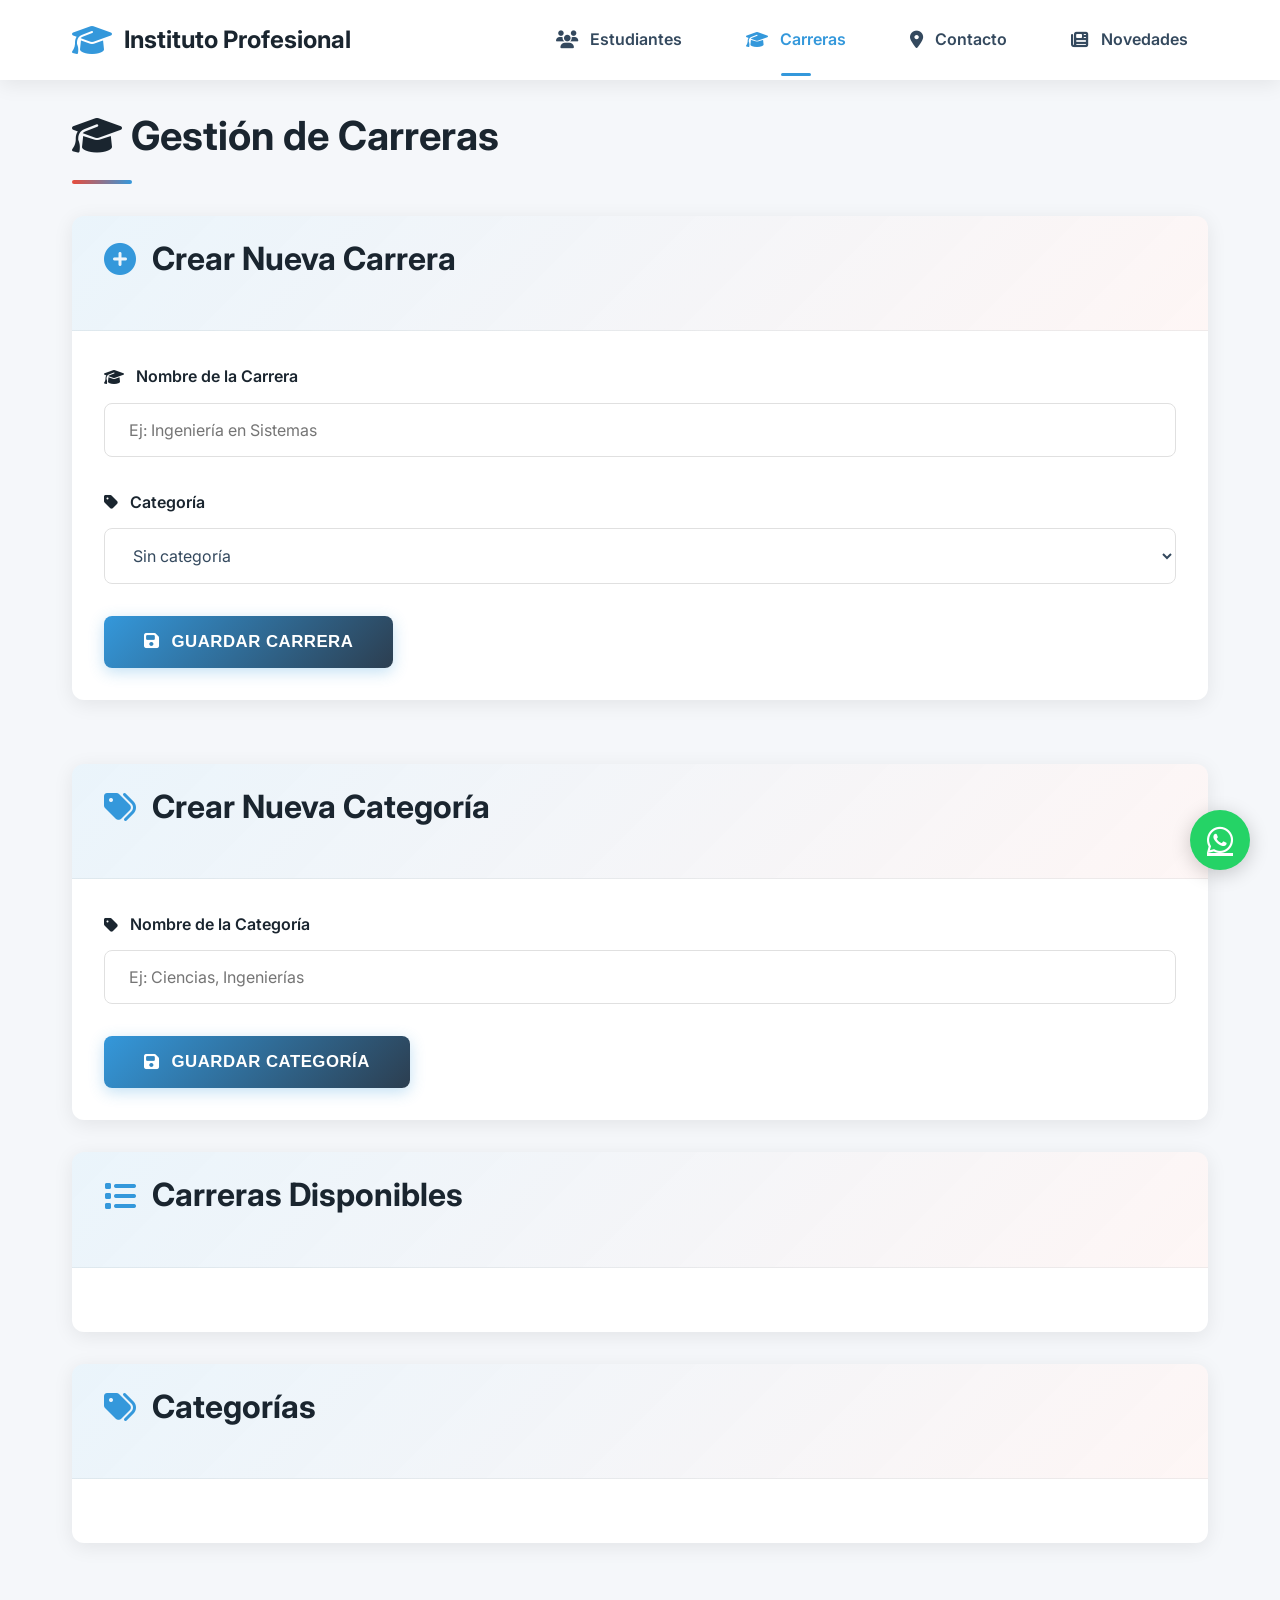
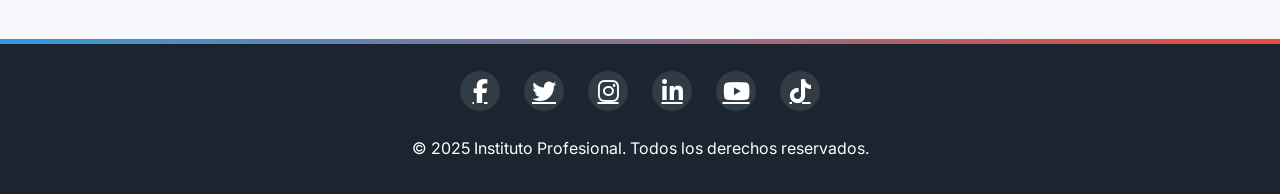
<file: carreras.html>
<!DOCTYPE html>
<html lang="es">
  <head>
    <meta charset="UTF-8" />
    <meta name="viewport" content="width=device-width, initial-scale=1.0" />
    <title>Carreras - Instituto Profesional</title>
    <link
      href="https://fonts.googleapis.com/css2?family=Inter:wght@300;400;500;600;700&display=swap"
      rel="stylesheet"
    />
    <link
      rel="stylesheet"
      href="https://cdnjs.cloudflare.com/ajax/libs/font-awesome/6.4.0/css/all.min.css"
    />
    <link
      rel="stylesheet"
      href="https://cdnjs.cloudflare.com/ajax/libs/font-awesome/6.4.0/css/all.min.css"
    />

    <link rel="stylesheet" href="styles.css" />
  </head>
  <body>
    <div id="app">
      <header class="header">
        <div class="container header-container">
          <a href="index.html" class="logo">
            <i class="fas fa-graduation-cap logo-icon"></i>
            <span>Instituto Profesional</span>
          </a>
          <nav class="nav">
            <ul class="nav-list">
              <li class="nav-item">
                <a href="index.html" class="nav-link">
                  <i class="fas fa-users"></i> Estudiantes
                </a>
              </li>
              <li class="nav-item">
                <a href="carreras.html" class="nav-link active">
                  <i class="fas fa-graduation-cap"></i> Carreras
                </a>
              </li>
              <li class="nav-item">
                <a href="contacto.html" class="nav-link">
                  <i class="fas fa-map-marker-alt"></i> Contacto
                </a>
              </li>
              <li class="nav-item">
                <a href="novedades.html" class="nav-link">
                  <i class="fas fa-newspaper"></i> Novedades
                </a>
              </li>
            </ul>
          </nav>
        </div>
      </header>

      <main class="main">
        <section class="container">
          <h1><i class="fas fa-graduation-cap"></i> Gestión de Carreras</h1>

          <div class="grid grid-cols-1 lg:grid-cols-2 gap-8">
            <!-- Formulario para crear nueva carrera -->
            <div class="card">
              <div class="card-header">
                <h2><i class="fas fa-plus-circle"></i> Crear Nueva Carrera</h2>
              </div>
              <div class="card-body">
                <form id="createCareerForm">
                  <div class="form-group">
                    <label for="newCareerName" class="form-label">
                      <i class="fas fa-graduation-cap"></i> Nombre de la Carrera
                    </label>
                    <input
                      type="text"
                      id="newCareerName"
                      class="form-control"
                      placeholder="Ej: Ingeniería en Sistemas"
                      required
                    />
                  </div>
                  <div class="form-group">
                    <label for="newCareerCategory" class="form-label">
                      <i class="fas fa-tag"></i> Categoría
                    </label>
                    <select id="newCareerCategory" class="form-control">
                      <option value="">Sin categoría</option>
                    </select>
                  </div>
                  <button type="submit" class="btn btn-primary">
                    <i class="fas fa-save"></i> Guardar Carrera
                  </button>
                </form>
                <div id="createCareerResult"></div>
              </div>
            </div>

            <!-- Formulario para crear nueva categoría -->
            <div class="card">
              <div class="card-header">
                <h2><i class="fas fa-tags"></i> Crear Nueva Categoría</h2>
              </div>
              <div class="card-body">
                <form id="createCategoryForm">
                  <div class="form-group">
                    <label for="newCategoryName" class="form-label">
                      <i class="fas fa-tag"></i> Nombre de la Categoría
                    </label>
                    <input
                      type="text"
                      id="newCategoryName"
                      class="form-control"
                      placeholder="Ej: Ciencias, Ingenierías"
                      required
                    />
                  </div>
                  <button type="submit" class="btn btn-primary">
                    <i class="fas fa-save"></i> Guardar Categoría
                  </button>
                </form>
                <div id="createCategoryResult"></div>
              </div>
            </div>
          </div>

          <!-- Listado de Carreras -->
          <div class="card mt-8">
            <div class="card-header">
              <h2><i class="fas fa-list"></i> Carreras Disponibles</h2>
            </div>
            <div class="card-body">
              <div
                id="careersGrid"
                class="grid grid-cols-1 md:grid-cols-2 lg:grid-cols-3 gap-6"
              ></div>
            </div>
          </div>

          <!-- Listado de Categorías -->
          <div class="card mt-8">
            <div class="card-header">
              <h2><i class="fas fa-tags"></i> Categorías</h2>
            </div>
            <div class="card-body">
              <div
                id="categoriesGrid"
                class="grid grid-cols-1 md:grid-cols-2 lg:grid-cols-3 gap-6"
              ></div>
            </div>
          </div>
        </section>
      </main>

      <!-- Modal para asignar carreras -->
      <div id="assignCareerModal" class="modal">
        <div class="modal-content">
          <div class="modal-header">
            <h3><i class="fas fa-graduation-cap"></i> Asignar Carrera</h3>
            <button id="closeAssignCareerModal" class="close">&times;</button>
          </div>
          <div class="modal-body">
            <input type="hidden" id="assignStudentId" />
            <p>Estudiante: <strong id="assignStudentName"></strong></p>
            <div class="form-group">
              <label for="assignCareerSelect" class="form-label">
                <i class="fas fa-graduation-cap"></i> Seleccione carrera:
              </label>
              <select id="assignCareerSelect" class="form-control"></select>
            </div>
            <div id="assignCareerMessage"></div>
          </div>
          <div class="modal-footer">
            <button id="assignCareerBtn" class="btn btn-assign">
              <i class="fas fa-check-circle"></i> Confirmar Asignación
            </button>
          </div>
        </div>
      </div>

      <footer class="footer">
        <div class="container">
          <div class="footer-content">
            <div class="social-links">
              <a href="#" class="social-link" title="Facebook"
                ><i class="fab fa-facebook-f"></i
              ></a>
              <a href="#" class="social-link" title="Twitter"
                ><i class="fab fa-twitter"></i
              ></a>
              <a href="#" class="social-link" title="Instagram"
                ><i class="fab fa-instagram"></i
              ></a>
              <a href="#" class="social-link" title="LinkedIn"
                ><i class="fab fa-linkedin-in"></i
              ></a>
              <a href="#" class="social-link" title="YouTube"
                ><i class="fab fa-youtube"></i
              ></a>
              <a href="#" class="social-link" title="TikTok"
                ><i class="fab fa-tiktok"></i
              ></a>
            </div>
            <p>© 2025 Instituto Profesional. Todos los derechos reservados.</p>
          </div>
        </div>
      </footer>
    </div>

    <script src="app.js"></script>
  </body>
</html>
</file>
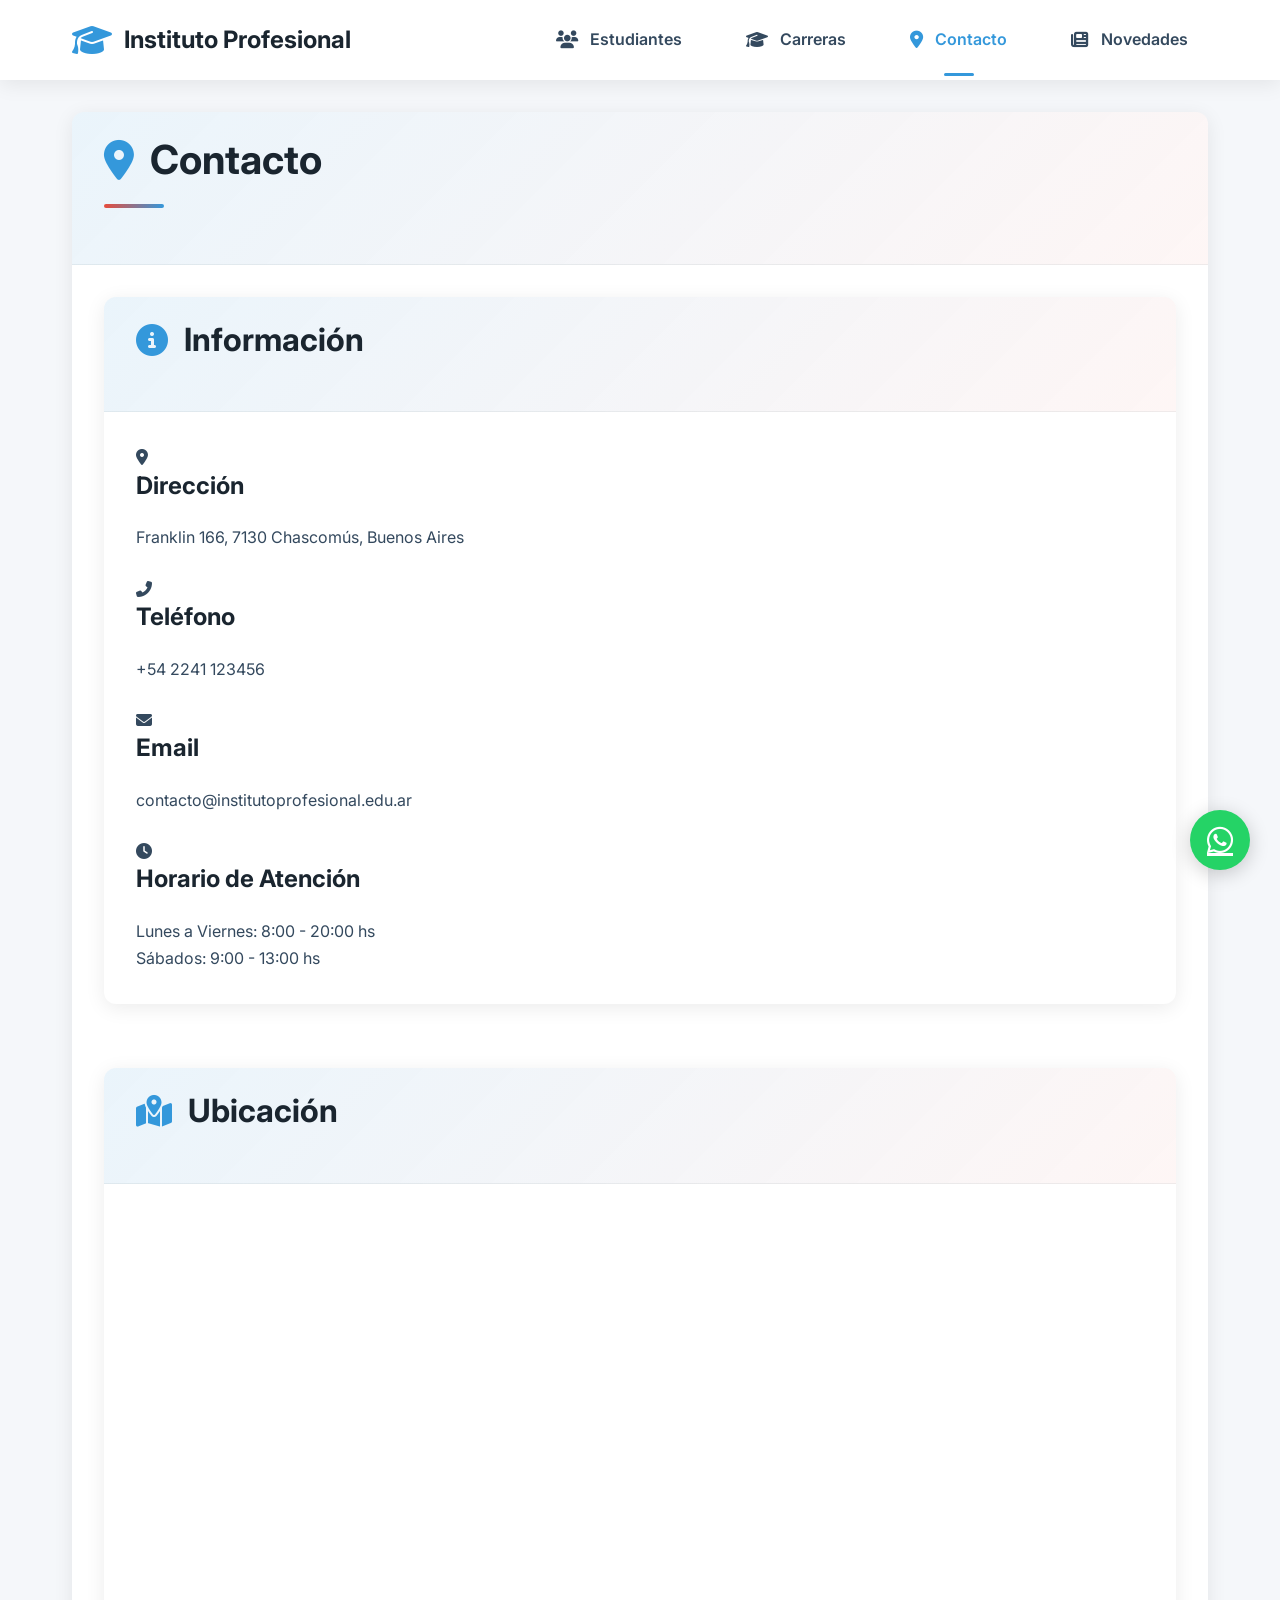
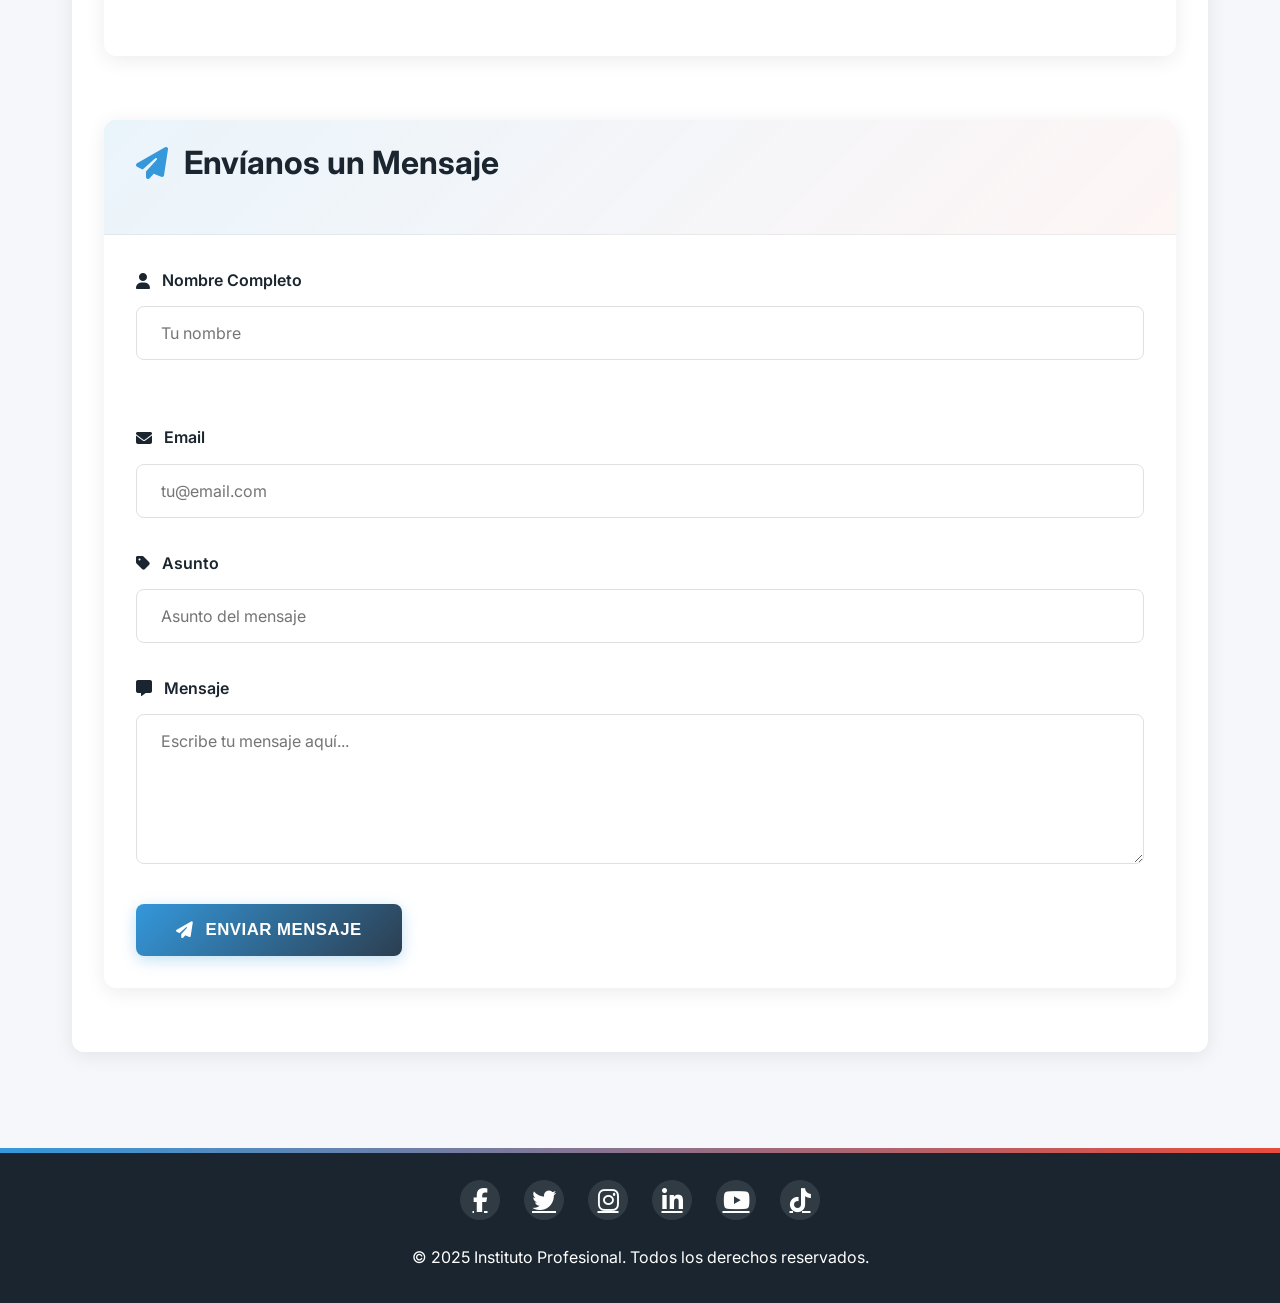
<file: contacto.html>
<!DOCTYPE html>
<html lang="es">
  <head>
    <meta charset="UTF-8" />
    <meta name="viewport" content="width=device-width, initial-scale=1.0" />
    <title>Contacto - Instituto Profesional</title>
    <link
      href="https://fonts.googleapis.com/css2?family=Inter:wght@300;400;500;600;700&display=swap"
      rel="stylesheet"
    />
    <link
      rel="stylesheet"
      href="https://cdnjs.cloudflare.com/ajax/libs/font-awesome/6.4.0/css/all.min.css"
    />
    <link rel="stylesheet" href="styles.css" />
  </head>
  <body>
    <div id="app">
      <header class="header">
        <div class="container header-container">
          <a href="index.html" class="logo">
            <i class="fas fa-graduation-cap logo-icon"></i>
            <span>Instituto Profesional</span>
          </a>
          <nav class="nav">
            <ul class="nav-list">
              <li class="nav-item">
                <a href="index.html" class="nav-link">
                  <i class="fas fa-users"></i> Estudiantes
                </a>
              </li>
              <li class="nav-item">
                <a href="carreras.html" class="nav-link">
                  <i class="fas fa-graduation-cap"></i> Carreras
                </a>
              </li>
              <li class="nav-item">
                <a href="contacto.html" class="nav-link active">
                  <i class="fas fa-map-marker-alt"></i> Contacto
                </a>
              </li>
              <li class="nav-item">
                <a href="novedades.html" class="nav-link">
                  <i class="fas fa-newspaper"></i> Novedades
                </a>
              </li>
            </ul>
          </nav>
            </ul>
          </nav>
        </div>
      </header>

      <main class="main">
        <section class="container">
          <div class="card animate-fade-in">
            <div class="card-header">
              <h1><i class="fas fa-map-marker-alt"></i> Contacto</h1>
            </div>
            <div class="card-body">
              <div class="grid grid-cols-1 lg:grid-cols-2 gap-8">
                <!-- Información de Contacto -->
                <div class="card">
                  <div class="card-header">
                    <h2><i class="fas fa-info-circle"></i> Información</h2>
                  </div>
                  <div class="card-body">
                    <div class="space-y-6">
                      <div class="contact-info-item">
                        <i class="fas fa-map-marker-alt"></i>
                        <div class="contact-info-content">
                          <h3>Dirección</h3>
                          <p>Franklin 166, 7130 Chascomús, Buenos Aires</p>
                        </div>
                      </div>

                      <div class="contact-info-item">
                        <i class="fas fa-phone-alt"></i>
                        <div class="contact-info-content">
                          <h3>Teléfono</h3>
                          <p>+54 2241 123456</p>
                        </div>
                      </div>

                      <div class="contact-info-item">
                        <i class="fas fa-envelope"></i>
                        <div class="contact-info-content">
                          <h3>Email</h3>
                          <p>contacto@institutoprofesional.edu.ar</p>
                        </div>
                      </div>

                      <div class="contact-info-item">
                        <i class="fas fa-clock"></i>
                        <div class="contact-info-content">
                          <h3>Horario de Atención</h3>
                          <p>Lunes a Viernes: 8:00 - 20:00 hs</p>
                          <p>Sábados: 9:00 - 13:00 hs</p>
                        </div>
                      </div>
                    </div>
                  </div>
                </div>

                <!-- Mapa -->
                <div class="card">
                  <div class="card-header">
                    <h2><i class="fas fa-map-marked-alt"></i> Ubicación</h2>
                  </div>
                  <div class="card-body p-0">
                    <iframe
                      src="https://www.google.com/maps/embed?pb=!1m18!1m12!1m3!1d3276.041892423858!2d-58.00890392436404!3d-34.81396917266945!2m3!1f0!2f0!3f0!3m2!1i1024!2i768!4f13.1!3m3!1m2!1s0x95a2e62b9b14e3c1%3A0xe5a4c7b8b1a3b0a5!2sFranklin%20166%2C%20Chascom%C3%BAs%2C%20Provincia%20de%20Buenos%20Aires!5e0!3m2!1ses!2sar!4v1620000000000!5m2!1ses!2sar"
                      width="100%"
                      height="400"
                      style="border: 0"
                      allowfullscreen=""
                      loading="lazy"
                      referrerpolicy="no-referrer-when-downgrade"
                      class="rounded-b-lg"
                    ></iframe>
                  </div>
                </div>

                <!-- Formulario de Contacto -->
                <div class="card lg:col-span-2">
                  <div class="card-header">
                    <h2>
                      <i class="fas fa-paper-plane"></i> Envíanos un Mensaje
                    </h2>
                  </div>
                  <div class="card-body">
                    <form id="contactForm" onsubmit="submitContactForm(event)">
                      <div class="grid grid-cols-1 md:grid-cols-2 gap-6">
                        <div class="form-group">
                          <label for="contactName" class="form-label">
                            <i class="fas fa-user"></i> Nombre Completo
                          </label>
                          <input
                            type="text"
                            id="contactName"
                            class="form-control"
                            placeholder="Tu nombre"
                            required
                          />
                        </div>
                        <div class="form-group">
                          <label for="contactEmail" class="form-label">
                            <i class="fas fa-envelope"></i> Email
                          </label>
                          <input
                            type="email"
                            id="contactEmail"
                            class="form-control"
                            placeholder="tu@email.com"
                            required
                          />
                        </div>
                      </div>
                      <div class="form-group">
                        <label for="contactSubject" class="form-label">
                          <i class="fas fa-tag"></i> Asunto
                        </label>
                        <input
                          type="text"
                          id="contactSubject"
                          class="form-control"
                          placeholder="Asunto del mensaje"
                          required
                        />
                      </div>
                      <div class="form-group">
                        <label for="contactMessage" class="form-label">
                          <i class="fas fa-comment-alt"></i> Mensaje
                        </label>
                        <textarea
                          id="contactMessage"
                          class="form-control"
                          rows="5"
                          placeholder="Escribe tu mensaje aquí..."
                          required
                        ></textarea>
                      </div>
                      <button type="submit" class="btn btn-primary">
                        <i class="fas fa-paper-plane btn-icon"></i> Enviar
                        Mensaje
                      </button>
                    </form>
                    <div id="contactResult" class="mt-4"></div>
                  </div>
                </div>
              </div>
            </div>
          </div>
        </section>
      </main>
<footer class="footer">
  <div class="container">
    <div class="footer-content">
      <div class="social-links">
        <a href="#" class="social-link" title="Facebook"><i class="fab fa-facebook-f"></i></a>
        <a href="#" class="social-link" title="Twitter"><i class="fab fa-twitter"></i></a>
        <a href="#" class="social-link" title="Instagram"><i class="fab fa-instagram"></i></a>
        <a href="#" class="social-link" title="LinkedIn"><i class="fab fa-linkedin-in"></i></a>
        <a href="#" class="social-link" title="YouTube"><i class="fab fa-youtube"></i></a>
        <a href="#" class="social-link" title="TikTok"><i class="fab fa-tiktok"></i></a>
      </div>
      <p>© 2025 Instituto Profesional. Todos los derechos reservados.</p>
    </div>
  </div>
</footer>
    </div>
    <script src="app.js"></script>
  </body>
</html>
</file>
<file: styles.css>
/* styles.css */
:root {
  /* Paleta de colores */
  --primary-color: #2c3e50;
  --secondary-color: #3498db;
  --accent-color: #e74c3c;
  --special-color: #9b59b6;
  --dark-color: #1a252f;
  --light-color: #f8f9fa;
  --success-color: #27ae60;
  --danger-color: #e74c3c;
  --warning-color: #f39c12;
  --info-color: #2980b9;
  --text-color: #34495e;
  --text-light: #7f8c8d;

  /* Variables de diseño */
  --border-radius: 8px;
  --border-radius-lg: 12px;
  --box-shadow: 0 4px 20px rgba(0, 0, 0, 0.08);
  --box-shadow-hover: 0 8px 30px rgba(0, 0, 0, 0.12);
  --transition: all 0.3s cubic-bezier(0.25, 0.8, 0.25, 1);
  --section-padding: 3rem;
  --card-padding: 2rem;
  --header-height: 80px;
}

/* Reset y estilos base */
* {
  box-sizing: border-box;
  margin: 0;
  padding: 0;
}

body {
  font-family: "Inter", -apple-system, BlinkMacSystemFont, "Segoe UI", Roboto,
    Oxygen, Ubuntu, Cantarell, sans-serif;
  line-height: 1.7;
  color: var(--text-color);
  background-color: #f5f7fa;
  min-height: 100vh;
}

/* Tipografía */
h1,
h2,
h3,
h4 {
  color: var(--dark-color);
  font-weight: 700;
  margin-top: 0;
  line-height: 1.2;
}

h1 {
  font-size: 2.5rem;
  margin-bottom: 2rem;
  position: relative;
  padding-bottom: 1.5rem;
}

h1::after {
  content: "";
  position: absolute;
  bottom: 0;
  left: 0;
  width: 60px;
  height: 4px;
  background: linear-gradient(
    90deg,
    var(--accent-color),
    var(--secondary-color)
  );
  border-radius: 2px;
}

h2 {
  font-size: 2rem;
  margin-bottom: 1.75rem;
}
h3 {
  font-size: 1.5rem;
  margin-bottom: 1.5rem;
}

/* Header */
.header {
  background: white;
  box-shadow: var(--box-shadow);
  position: fixed;
  top: 0;
  left: 0;
  right: 0;
  z-index: 1000;
  height: var(--header-height);
  display: flex;
  align-items: center;
}

.header-container {
  display: flex;
  justify-content: space-between;
  align-items: center;
  width: 100%;
  max-width: 1200px;
  margin: 0 auto;
  padding: 0 2rem;
}

.logo {
  display: flex;
  align-items: center;
  text-decoration: none;
  font-size: 1.5rem;
  font-weight: 700;
  color: var(--dark-color);
  transition: var(--transition);
}

.logo:hover {
  transform: translateY(-2px);
}
.logo-icon {
  font-size: 2rem;
  color: var(--secondary-color);
  margin-right: 0.75rem;
}

/* Navegación */
.nav-list {
  display: flex;
  gap: 1.5rem;
  list-style: none;
}

.nav-link {
  display: flex;
  align-items: center;
  gap: 0.75rem;
  text-decoration: none;
  color: var(--text-color);
  font-weight: 600;
  padding: 0.75rem 1.25rem;
  border-radius: var(--border-radius);
  transition: var(--transition);
  position: relative;
}

.nav-link i {
  font-size: 1.1rem;
}
.nav-link:hover {
  color: var(--secondary-color);
  background: rgba(52, 152, 219, 0.1);
}
.nav-link.active {
  color: var(--secondary-color);
}

.nav-link.active::after {
  content: "";
  position: absolute;
  bottom: -10px;
  left: 50%;
  transform: translateX(-50%);
  width: 30px;
  height: 3px;
  background-color: var(--secondary-color);
  border-radius: 2px;
}

.nav-link.nosotros {
  color: var(--special-color);
}
.nav-link.nosotros i {
  color: var(--special-color);
}
.nav-link.nosotros:hover {
  color: var(--special-color);
  background: rgba(155, 89, 182, 0.1);
}
.nav-link.nosotros.active {
  color: var(--special-color);
}
.nav-link.nosotros.active::after {
  background-color: var(--special-color);
}

/* Contenido principal */
.main {
  padding-top: calc(var(--header-height) + 2rem);
  padding-bottom: 4rem;
}
.container {
  width: 100%;
  max-width: 1200px;
  margin: 0 auto;
  padding: 0 2rem;
}

/* Tarjetas */
.card {
  background: white;
  border-radius: var(--border-radius-lg);
  box-shadow: var(--box-shadow);
  transition: var(--transition);
  overflow: hidden;
  margin-bottom: 2rem;
}

.card:hover {
  transform: translateY(-5px);
  box-shadow: var(--box-shadow-hover);
}
.card-header {
  padding: 1.5rem 2rem;
  border-bottom: 1px solid rgba(0, 0, 0, 0.05);
  background: linear-gradient(
    135deg,
    rgba(52, 152, 219, 0.1),
    rgba(231, 76, 60, 0.05)
  );
}

.card-header h1,
.card-header h2 {
  display: flex;
  align-items: center;
  gap: 1rem;
}
.card-header i {
  color: var(--secondary-color);
}
.card-body {
  padding: 2rem;
}

/* Grid */
.grid {
  display: grid;
  gap: 2rem;
}
.grid-cols-1 {
  grid-template-columns: 1fr;
}
.grid-cols-2 {
  grid-template-columns: repeat(2, 1fr);
}
.grid-cols-3 {
  grid-template-columns: repeat(3, 1fr);
}

/* Formularios */
.form-group {
  margin-bottom: 2rem;
}
.form-label {
  display: block;
  margin-bottom: 0.75rem;
  font-weight: 600;
  color: var(--dark-color);
  display: flex;
  align-items: center;
  gap: 0.75rem;
}

.form-control {
  width: 100%;
  padding: 1rem 1.5rem;
  border: 1px solid #e0e0e0;
  border-radius: var(--border-radius);
  transition: var(--transition);
  font-size: 1rem;
  background-color: #fff;
  color: var(--text-color);
  font-family: inherit;
}

.form-control:focus {
  outline: none;
  border-color: var(--secondary-color);
  box-shadow: 0 0 0 3px rgba(52, 152, 219, 0.2);
}

textarea.form-control {
  min-height: 150px;
  resize: vertical;
}

/* Botones */
.btn {
  padding: 1rem 2.5rem;
  border: none;
  border-radius: var(--border-radius);
  cursor: pointer;
  font-size: 1.05rem;
  font-weight: 600;
  transition: var(--transition);
  display: inline-flex;
  align-items: center;
  justify-content: center;
  gap: 0.75rem;
  min-width: 200px;
  text-transform: uppercase;
  letter-spacing: 0.5px;
}

.btn-primary {
  background: linear-gradient(
    135deg,
    var(--secondary-color),
    var(--primary-color)
  );
  color: white;
  box-shadow: 0 4px 15px rgba(52, 152, 219, 0.3);
}

.btn-primary:hover {
  transform: translateY(-3px);
  box-shadow: 0 6px 20px rgba(52, 152, 219, 0.4);
}

.btn-danger {
  background: linear-gradient(135deg, var(--danger-color), #c0392b);
  color: white;
  box-shadow: 0 4px 15px rgba(231, 76, 60, 0.3);
}

.btn-danger:hover {
  transform: translateY(-3px);
  box-shadow: 0 6px 20px rgba(231, 76, 60, 0.4);
}

/* Tarjetas de carrera */
.career-card {
  background: white;
  border-radius: var(--border-radius);
  padding: 2rem;
  box-shadow: var(--box-shadow);
  transition: var(--transition);
  cursor: pointer;
  position: relative;
  overflow: hidden;
  border: 1px solid rgba(0, 0, 0, 0.05);
  height: 100%;
  display: flex;
  flex-direction: column;
}

.career-card::before {
  content: "";
  position: absolute;
  top: 0;
  left: 0;
  width: 100%;
  height: 5px;
  background: linear-gradient(
    90deg,
    var(--secondary-color),
    var(--accent-color)
  );
}

.career-card:hover {
  transform: translateY(-8px);
  box-shadow: 0 15px 30px rgba(0, 0, 0, 0.1);
}
.career-icon {
  font-size: 2.5rem;
  color: var(--secondary-color);
  margin-bottom: 1.5rem;
  transition: var(--transition);
}
.career-card h3 {
  font-size: 1.5rem;
  margin: 0.5rem 0 1rem;
  color: var(--dark-color);
}
.career-card p {
  color: var(--text-light);
  margin-bottom: 1.5rem;
  flex-grow: 1;
}
.career-details {
  display: flex;
  flex-direction: column;
  gap: 0.75rem;
  font-size: 0.95rem;
  color: var(--text-light);
  margin-top: auto;
}

/* Badges */
.badge {
  display: inline-block;
  padding: 0.35rem 0.75rem;
  border-radius: 50px;
  font-size: 0.75rem;
  font-weight: 700;
  text-transform: uppercase;
  letter-spacing: 0.5px;
  margin-bottom: 1rem;
}

.badge-primary {
  background-color: var(--secondary-color);
  color: white;
}

/* Mensajes */
.message-success {
  background-color: #ecfdf5;
  color: #059669;
  padding: 1rem;
  border-radius: 0.375rem;
  margin: 1rem 0;
  border-left: 4px solid #059669;
  display: flex;
  align-items: center;
  gap: 1rem;
}

.message-error {
  background-color: #fee2e2;
  color: #dc2626;
  padding: 1rem;
  border-radius: 0.375rem;
  margin: 1rem 0;
  border-left: 4px solid #dc2626;
  display: flex;
  align-items: center;
  gap: 1rem;
}

/* Footer */
.footer {
  background: var(--dark-color);
  color: white;
  padding: 2rem 0;
  text-align: center;
  position: relative;
}

.footer::before {
  content: "";
  position: absolute;
  top: 0;
  left: 0;
  width: 100%;
  height: 5px;
  background: linear-gradient(
    90deg,
    var(--secondary-color),
    var(--accent-color)
  );
}

.footer-content {
  max-width: 1200px;
  margin: 0 auto;
  padding: 0 2rem;
}

.social-links {
  display: flex;
  justify-content: center;
  gap: 1.5rem;
  margin-bottom: 1.5rem;
}

.social-link {
  color: white;
  font-size: 1.5rem;
  transition: var(--transition);
  display: inline-flex;
  align-items: center;
  justify-content: center;
  width: 40px;
  height: 40px;
  border-radius: 50%;
  background-color: rgba(255, 255, 255, 0.1);
}

.social-link:hover {
  background-color: var(--secondary-color);
  transform: translateY(-3px);
}

/* Modal */
.modal {
  display: none;
  position: fixed;
  top: 0;
  left: 0;
  right: 0;
  bottom: 0;
  background-color: rgba(0, 0, 0, 0.5);
  z-index: 1000;
  align-items: center;
  justify-content: center;
}

.modal-content {
  background: white;
  border-radius: var(--border-radius-lg);
  width: 90%;
  max-width: 500px;
  box-shadow: 0 5px 15px rgba(0, 0, 0, 0.3);
}

.modal-header {
  padding: 1.5rem;
  border-bottom: 1px solid rgba(0, 0, 0, 0.1);
  display: flex;
  justify-content: space-between;
  align-items: center;
}

.modal-header h3 {
  margin: 0;
  font-size: 1.25rem;
}
.modal-body {
  padding: 1.5rem;
}
.modal-footer {
  padding: 1rem 1.5rem;
  border-top: 1px solid rgba(0, 0, 0, 0.1);
  display: flex;
  justify-content: flex-end;
  gap: 0.75rem;
}

.close {
  font-size: 1.5rem;
  font-weight: bold;
  background: none;
  border: none;
  cursor: pointer;
  padding: 0 0.5rem;
}

/* Botón de asignar carrera mejorado */
.btn-assign {
  background: linear-gradient(135deg, var(--success-color), #1e8449);
  color: white;
  border: none;
  padding: 0.8rem 1.5rem;
  border-radius: var(--border-radius);
  font-weight: 600;
  font-size: 0.95rem;
  cursor: pointer;
  transition: var(--transition);
  display: inline-flex;
  align-items: center;
  justify-content: center;
  gap: 0.5rem;
  box-shadow: 0 4px 12px rgba(39, 174, 96, 0.25);
  position: relative;
  overflow: hidden;
  min-width: 180px;
}

.btn-assign:hover {
  transform: translateY(-2px);
  box-shadow: 0 6px 20px rgba(39, 174, 96, 0.35);
  background: linear-gradient(135deg, #2ecc71, #27ae60);
}

.btn-assign i {
  font-size: 1.1rem;
}

/* Estilos para novedades */
.slider {
  position: relative;
  width: 100%;
  height: 400px;
  overflow: hidden;
  border-radius: var(--border-radius-lg);
  margin-bottom: 2rem;
}

.slide {
  position: absolute;
  top: 0;
  left: 0;
  width: 100%;
  height: 100%;
  opacity: 0;
  transition: opacity 0.5s ease;
}

.slide.active {
  opacity: 1;
}

.slide img {
  width: 100%;
  height: 100%;
  object-fit: cover;
}

.slide-content {
  position: absolute;
  bottom: 0;
  left: 0;
  right: 0;
  background: linear-gradient(to top, rgba(0, 0, 0, 0.8), transparent);
  color: white;
  padding: 2rem;
}

.slide-content h3 {
  color: white;
  font-size: 1.8rem;
  margin-bottom: 1rem;
}

.slide-content p {
  color: rgba(255, 255, 255, 0.9);
  font-size: 1.1rem;
}

.slider-nav {
  position: absolute;
  top: 50%;
  width: 100%;
  display: flex;
  justify-content: space-between;
  transform: translateY(-50%);
  padding: 0 1rem;
}

.slider-btn {
  background: rgba(255, 255, 255, 0.2);
  border: none;
  color: white;
  width: 40px;
  height: 40px;
  border-radius: 50%;
  display: flex;
  align-items: center;
  justify-content: center;
  cursor: pointer;
  transition: var(--transition);
}

.slider-btn:hover {
  background: rgba(255, 255, 255, 0.4);
}

.slider-dots {
  position: absolute;
  bottom: 20px;
  left: 50%;
  transform: translateX(-50%);
  display: flex;
  gap: 10px;
}

.slider-dots .slider-btn {
  width: 12px;
  height: 12px;
  padding: 0;
  background: rgba(255, 255, 255, 0.5);
}

.slider-dots .slider-btn.active {
  background: white;
}

/* Estilos para noticias y eventos */
.news-item {
  background: white;
  border-radius: var(--border-radius);
  overflow: hidden;
  box-shadow: var(--box-shadow);
  margin-bottom: 2rem;
  transition: var(--transition);
}

.news-item:hover {
  transform: translateY(-5px);
  box-shadow: var(--box-shadow-hover);
}

.news-image {
  width: 100%;
  height: 200px;
  object-fit: cover;
}

.news-content {
  padding: 1.5rem;
}

.news-date {
  color: var(--text-light);
  font-size: 0.9rem;
  margin-bottom: 0.5rem;
  display: flex;
  align-items: center;
  gap: 0.5rem;
}

.news-content h3 {
  margin-bottom: 1rem;
}

.news-tags {
  display: flex;
  gap: 0.5rem;
  margin-top: 1rem;
  flex-wrap: wrap;
}

.news-tag {
  background: rgba(52, 152, 219, 0.1);
  color: var(--secondary-color);
  padding: 0.25rem 0.75rem;
  border-radius: 50px;
  font-size: 0.8rem;
  font-weight: 600;
}

.compact-event {
  background: white;
  border-radius: var(--border-radius);
  overflow: hidden;
  box-shadow: var(--box-shadow);
  transition: var(--transition);
  margin-bottom: 1.5rem;
}

.compact-event:hover {
  transform: translateY(-5px);
  box-shadow: var(--box-shadow-hover);
}

.compact-event-image {
  width: 100%;
  height: 150px;
}

.compact-event-image img {
  width: 100%;
  height: 100%;
  object-fit: cover;
}

.compact-event-details {
  padding: 1.5rem;
}

.compact-event-date {
  color: var(--text-light);
  font-size: 0.9rem;
  margin-bottom: 0.5rem;
  display: flex;
  align-items: center;
  gap: 0.5rem;
}

.compact-event-meta {
  display: flex;
  flex-wrap: wrap;
  gap: 1rem;
  margin: 0.5rem 0;
  font-size: 0.9rem;
  color: var(--text-light);
}

.compact-event-meta span {
  display: flex;
  align-items: center;
  gap: 0.3rem;
}

.compact-event-actions {
  display: flex;
  gap: 0.75rem;
  margin-top: 1rem;
}

.btn-event-action {
  background: white;
  border: 1px solid var(--secondary-color);
  color: var(--secondary-color);
  padding: 0.5rem 1rem;
  border-radius: var(--border-radius);
  cursor: pointer;
  font-size: 0.9rem;
  font-weight: 600;
  transition: var(--transition);
  display: inline-flex;
  align-items: center;
  gap: 0.5rem;
}

.btn-event-register {
  background: var(--secondary-color);
  border: 1px solid var(--secondary-color);
  color: white;
  padding: 0.5rem 1rem;
  border-radius: var(--border-radius);
  cursor: pointer;
  font-size: 0.9rem;
  font-weight: 600;
  transition: var(--transition);
  display: inline-flex;
  align-items: center;
  gap: 0.5rem;
}

.btn-event-action:hover {
  background: rgba(52, 152, 219, 0.1);
}

.btn-event-register:hover {
  background: #2980b9;
  border-color: #2980b9;
}

/* Alertas de Bootstrap */
.alert {
  padding: 1rem;
  border-radius: var(--border-radius);
  margin-bottom: 1rem;
  display: flex;
  align-items: center;
  gap: 1rem;
}

.alert-success {
  background-color: #d1fae5;
  color: #065f46;
  border-left: 4px solid #10b981;
}

.alert-danger {
  background-color: #fee2e2;
  color: #b91c1c;
  border-left: 4px solid #ef4444;
}

/* Layout para Novedades */
.news-events-container {
  display: grid;
  gap: 2rem;
}

@media (min-width: 1024px) {
  .news-events-container {
    grid-template-columns: 1.5fr 1fr;
  }
}

.floating-card {
  height: 100%;
  display: flex;
  flex-direction: column;
}

.card-body {
  flex-grow: 1;
}

.compact-events-grid {
  display: grid;
  gap: 1.5rem;
}

.space-y-6 > * + * {
  margin-top: 1.5rem;
}

/* Ajustes para tarjetas de eventos */
.compact-event {
  display: flex;
  flex-direction: column;
  height: 100%;
}

.compact-event-details {
  flex-grow: 1;
  display: flex;
  flex-direction: column;
}

.compact-event-actions {
  margin-top: auto;
  padding-top: 1rem;
}

/* Responsividad */
@media (max-width: 1024px) {
  .grid-cols-3 {
    grid-template-columns: repeat(2, 1fr);
  }
}

@media (max-width: 768px) {
  :root {
    --section-padding: 2rem;
    --card-padding: 1.5rem;
  }

  .header-container {
    padding: 0 1.5rem;
  }
  .grid-cols-3,
  .grid-cols-2 {
    grid-template-columns: 1fr;
  }
  .nav-list {
    gap: 0.75rem;
  }
  .nav-link {
    padding: 0.5rem 1rem;
    font-size: 0.9rem;
  }
  h1 {
    font-size: 2rem;
  }
  h2 {
    font-size: 1.75rem;
  }
  .slider {
    height: 300px;
  }
  .news-events-container {
    grid-template-columns: 1fr;
  }
}

@media (max-width: 576px) {
  :root {
    --section-padding: 1.5rem;
    --header-height: 70px;
  }

  .container {
    padding: 0 1.25rem;
  }
  .btn {
    width: 100%;
  }
  .logo span {
    display: none;
  }
  .slider {
    height: 250px;
  }
  .slide-content {
    padding: 1rem;
  }
  .slide-content h3 {
    font-size: 1.4rem;
  }
  .slide-content p {
    font-size: 1rem;
  }
  .social-links {
    gap: 1rem;
  }
  .social-link {
    width: 36px;
    height: 36px;
    font-size: 1.2rem;
  }
}

/* Estilos para el botón de WhatsApp flotante */
.whatsapp-float {
  position: fixed;
  bottom: 30px;
  right: 30px;
  width: 60px;
  height: 60px;
  background-color: #25d366;
  color: white;
  border-radius: 50%;
  display: flex;
  align-items: center;
  justify-content: center;
  font-size: 30px;
  box-shadow: 0 4px 20px rgba(0, 0, 0, 0.2);
  z-index: 100;
  transition: all 0.3s ease;
  animation: pulse 2s infinite;
}

.whatsapp-float:hover {
  background-color: #128c7e;
  transform: scale(1.1);
}

@keyframes pulse {
  0% {
    box-shadow: 0 0 0 0 rgba(37, 211, 102, 0.7);
  }
  70% {
    box-shadow: 0 0 0 15px rgba(37, 211, 102, 0);
  }
  100% {
    box-shadow: 0 0 0 0 rgba(37, 211, 102, 0);
  }
}

/* Estilos para las notificaciones toast */
.toast {
  position: fixed;
  top: 20px;
  left: 50%;
  transform: translateX(-50%);
  padding: 12px 24px;
  border-radius: var(--border-radius);
  color: white;
  display: flex;
  align-items: center;
  gap: 10px;
  z-index: 1000;
  opacity: 0;
  transition: opacity 0.3s ease;
}

.toast.show {
  opacity: 1;
}

.toast-success {
  background-color: var(--success-color);
}

.toast-error {
  background-color: var(--danger-color);
}
/* Estilos para el botón de WhatsApp flotante */
.whatsapp-float {
  position: fixed;
  bottom: 30px;
  right: 30px;
  width: 60px;
  height: 60px;
  background-color: #25d366;
  color: white;
  border-radius: 50%;
  display: flex;
  align-items: center;
  justify-content: center;
  font-size: 30px;
  box-shadow: 0 4px 20px rgba(0, 0, 0, 0.2);
  z-index: 9999; /* Asegurarse que está por encima de todo */
  transition: all 0.3s ease;
  animation: pulse 2s infinite;
}

.whatsapp-float:hover {
  background-color: #128c7e;
  transform: scale(1.1);
}

@keyframes pulse {
  0% {
    box-shadow: 0 0 0 0 rgba(37, 211, 102, 0.7);
  }
  70% {
    box-shadow: 0 0 0 15px rgba(37, 211, 102, 0);
  }
  100% {
    box-shadow: 0 0 0 0 rgba(37, 211, 102, 0);
  }
}

/* Asegurar que el footer tenga un index menor */
.footer {
  position: relative;
  z-index: 1;
}
/* boton asignar carrera*/
.progress-bar {
  height: 4px;
  background-color: #3498db;
  width: 0%;
  transition: width 0.5s ease;
  margin-top: 10px;
  border-radius: 2px;
}

.modal {
  transition: opacity 0.3s ease;
}

.message-success {
  background-color: #d4edda;
  color: #155724;
  padding: 10px;
  border-radius: 4px;
  margin-top: 10px;
  border-left: 4px solid #28a745;
  display: flex;
  align-items: center;
  gap: 10px;
}

.message-error {
  background-color: #f8d7da;
  color: #721c24;
  padding: 10px;
  border-radius: 4px;
  margin-top: 10px;
  border-left: 4px solid #dc3545;
  display: flex;
  align-items: center;
  gap: 10px;
}

.toast {
  position: fixed;
  top: 20px;
  left: 50%;
  transform: translateX(-50%);
  padding: 12px 24px;
  border-radius: 4px;
  color: white;
  display: flex;
  align-items: center;
  gap: 10px;
  z-index: 1000;
  opacity: 0;
  transition: opacity 0.3s ease;
  box-shadow: 0 4px 12px rgba(0, 0, 0, 0.15);
}

.toast.show {
  opacity: 1;
}

.toast-success {
  background-color: #28a745;
}

.toast-error {
  background-color: #dc3545;
}

/* Estilos para Bootstrap 5 */
.progress {
  height: 6px;
  background-color: #e9ecef;
  border-radius: 3px;
  overflow: hidden;
}

.progress-bar {
  background-color: #0d6efd;
  transition: width 0.6s ease;
}

.progress-bar-striped {
  background-image: linear-gradient(
    45deg,
    rgba(255, 255, 255, 0.15) 25%,
    transparent 25%,
    transparent 50%,
    rgba(255, 255, 255, 0.15) 50%,
    rgba(255, 255, 255, 0.15) 75%,
    transparent 75%,
    transparent
  );
  background-size: 1rem 1rem;
}

.progress-bar-animated {
  animation: progress-bar-stripes 1s linear infinite;
}

@keyframes progress-bar-stripes {
  0% {
    background-position-x: 1rem;
  }
}

.alert {
  position: relative;
  padding: 1rem 1rem;
  margin-bottom: 1rem;
  border: 1px solid transparent;
  border-radius: 0.375rem;
}

.alert-dismissible {
  padding-right: 3rem;
}

.alert-dismissible .btn-close {
  position: absolute;
  top: 0;
  right: 0;
  z-index: 2;
  padding: 1.25rem 1rem;
}

.alert-success {
  color: #0f5132;
  background-color: #d1e7dd;
  border-color: #badbcc;
}

.alert-danger {
  color: #842029;
  background-color: #f8d7da;
  border-color: #f5c2c7;
}

.btn-close {
  box-sizing: content-box;
  width: 1em;
  height: 1em;
  padding: 0.25em 0.25em;
  color: #000;
  background: transparent
    url("data:image/svg+xml,%3csvg xmlns='http://www.w3.org/2000/svg' viewBox='0 0 16 16' fill='%23000'%3e%3cpath d='M.293.293a1 1 0 011.414 0L8 6.586 14.293.293a1 1 0 111.414 1.414L9.414 8l6.293 6.293a1 1 0 01-1.414 1.414L8 9.414l-6.293 6.293a1 1 0 01-1.414-1.414L6.586 8 .293 1.707a1 1 0 010-1.414z'/%3e%3c/svg%3e")
    center/1em auto no-repeat;
  border: 0;
  border-radius: 0.375rem;
  opacity: 0.5;
}

.btn-close:hover {
  color: #000;
  text-decoration: none;
  opacity: 0.75;
}
</file>
